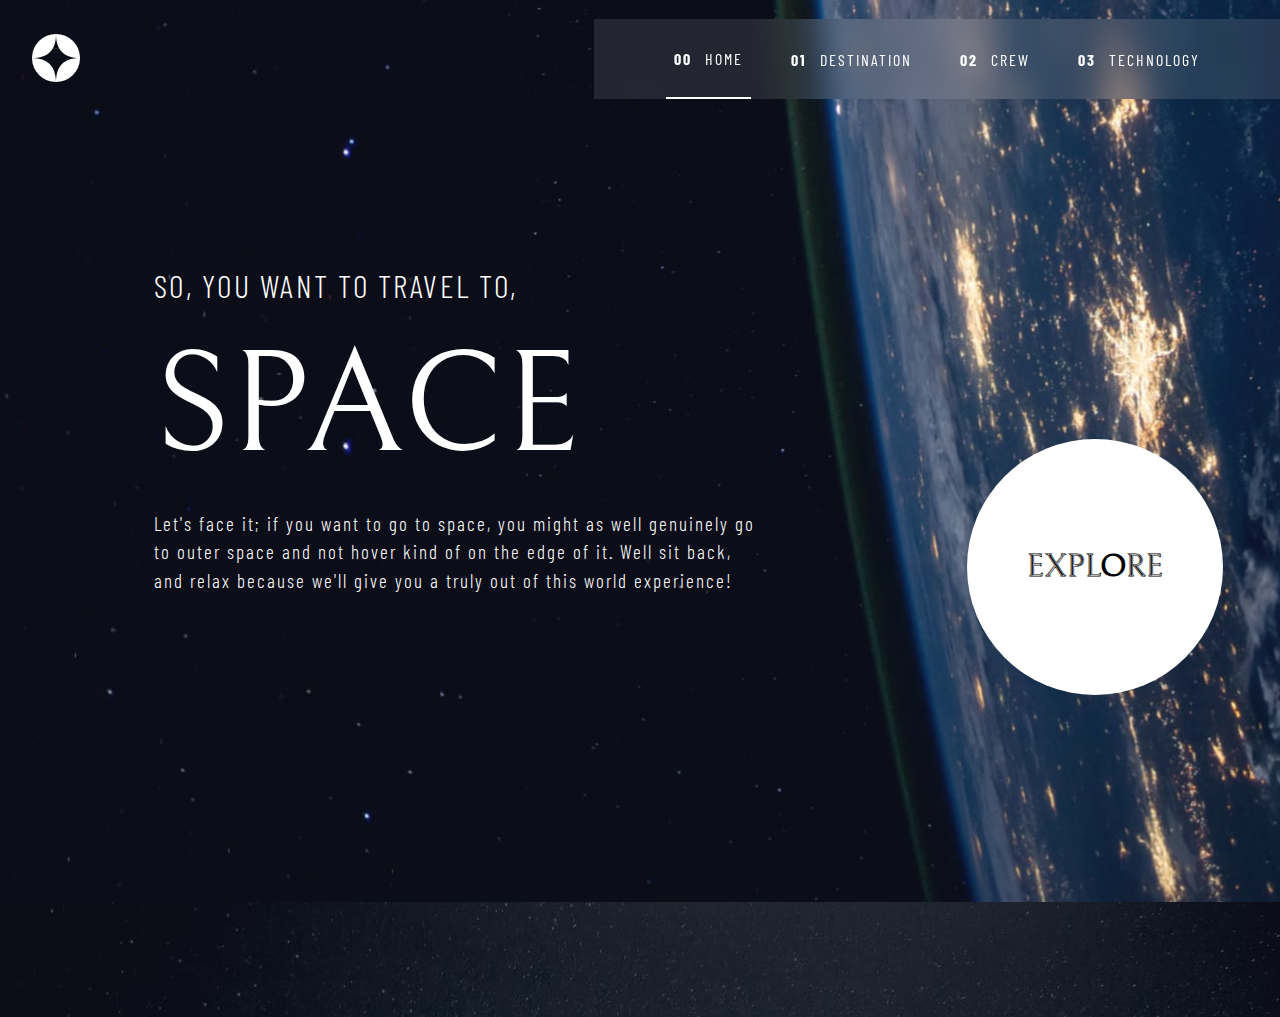
<file: index.html>
<!DOCTYPE html>
<html id="html-01" lang="en">
    <head>
        <meta charset="UTF-8">
        <meta name="viewport" content="width=device-width, initial-scale=1.0">
        <link rel="stylesheet" href="styles.css">

        <!---------------------------- FAVICON -------------------------->

        <link rel="icon" type="image/png" sizes="32x32" href="./assets/favicon-32x32.png">

        <!---------------------------- GOOGLE FONTS LINK -------------------------->

        <link rel="preconnect" href="https://fonts.googleapis.com">
        <link rel="preconnect" href="https://fonts.gstatic.com" crossorigin>
        <link 
        href="https://fonts.googleapis.com/css2?family=Barlow+Condensed:wght@100;200;300;400;700&family=Bellefair&display=swap" 
        rel="stylesheet">

        <!---------------------------- BOOTSTRAP CSS CDN -------------------------->

         <link href="https://cdn.jsdelivr.net/npm/bootstrap@5.3.0/dist/css/bootstrap.min.css" rel="stylesheet" 
         integrity="sha384-9ndCyUaIbzAi2FUVXJi0CjmCapSmO7SnpJef0486qhLnuZ2cdeRhO02iuK6FUUVM" crossorigin="anonymous">
        <title>Space Tourism</title>
      </head>

      <!--------------------------------  BODY  ------------------------------------>

      <body id="body-00">

          <!--------------------------------  NAVBAR SECTION  ------------------------------------>

          <header class="primary-header flex">
            <div>
                <img class="logo" src="./assets/shared/logo.svg" alt="space-tourism-logo">
            </div>
            <button class="navbar-toggler-icon" aria-controls="primary-navigation" aria-expanded="false"></button>
            <nav>
                <ul data-visible="false" id="primary-navigation" class="primary-navigation flex">
                  <li class="active">
                    <a href="./index.html"><span>00</span> HOME</a>
                  </li>
                  <li>
                    <a href="./destination.html"><span>01</span> DESTINATION</a>
                  </li>
                  <li>
                    <a href="./crew.html"><span>02</span> CREW</a>
                  </li>
                  <li>
                    <a href="./technology.html"><span>03</span> TECHNOLOGY</a>
                  </li>
                </ul>
              </div>
            </nav>
        </header>

          <!--------------------------------  HOME CONTENT SECTION  ------------------------------------>

        <section>
        <div class="home">
        <div class="content">
          <div>
            <h1 class="heading-home">SO, YOU WANT TO TRAVEL TO,</h1>
            <span class="title">SPACE</span>
            </div>
            <p class="paragraph">Let's face it; if you want to go to space, you might as well genuinely go to 
            outer space and not hover kind of on the edge of it. Well sit back, and relax 
            because we'll give you a truly out of this world experience!</p>
        </div>
        <div class="exp">
          <a href="./destination.html">
            <div class="circle">
              <h1>EXPLORE</h1>
            </div>
          </a>
        </div>
        </div>
      </section>
      <!--------------------------------  BOOTSTRAP JS CDN  ------------------------------------>
      
      <script src="https://cdn.jsdelivr.net/npm/bootstrap@5.3.0/dist/js/bootstrap.bundle.min.js" 
      integrity="sha384-geWF76RCwLtnZ8qwWowPQNguL3RmwHVBC9FhGdlKrxdiJJigb/j/68SIy3Te4Bkz" crossorigin="anonymous"></script>
      
      <!--------------------------------  JQUERY CDN  ------------------------------------>
      
      <script src="https://ajax.googleapis.com/ajax/libs/jquery/3.7.0/jquery.min.js"></script>
      
      <!--------------------------------  JS FILE SCRIPT  ------------------------------------>
      
      <script src="./app.js"></script>

      </body>
</html>
</file>
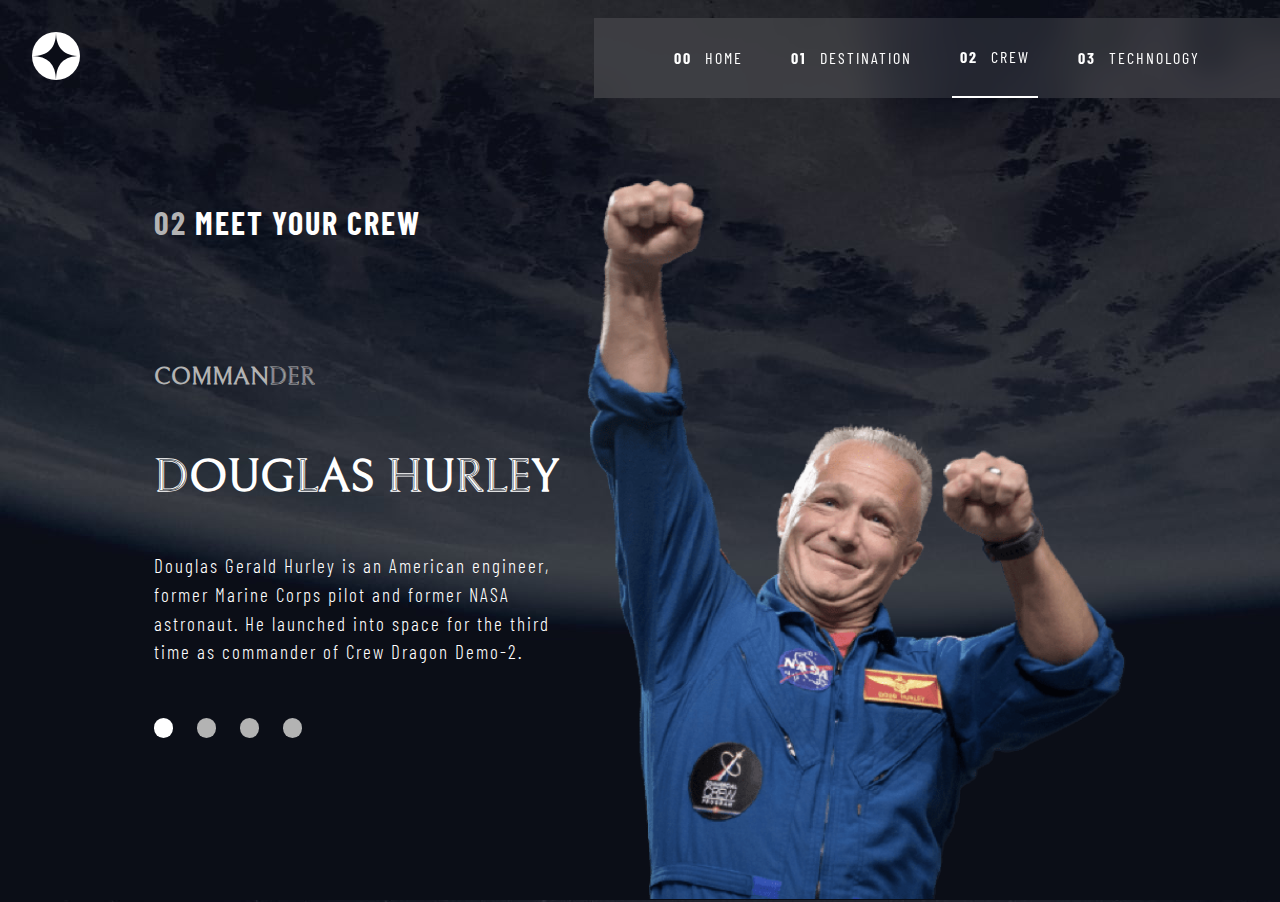
<file: crew.html>
<!DOCTYPE html>
<html id="html-01" lang="en">
    <head>
        <meta charset="UTF-8">
        <meta name="viewport" content="width=device-width, initial-scale=1.0">
        <link rel="stylesheet" href="styles.css">

        <!---------------------------- FAVICON -------------------------->

        <link rel="icon" type="image/png" sizes="32x32" href="./assets/favicon-32x32.png">

        <!---------------------------- GOOGLE FONTS LINK -------------------------->

        <link rel="preconnect" href="https://fonts.googleapis.com">
        <link rel="preconnect" href="https://fonts.gstatic.com" crossorigin>
        <link 
        href="https://fonts.googleapis.com/css2?family=Barlow+Condensed:wght@100;200;300;400;700&family=Bellefair&display=swap" 
        rel="stylesheet">

        <!---------------------------- BOOTSTRAP CSS CDN -------------------------->

         <link href="https://cdn.jsdelivr.net/npm/bootstrap@5.3.0/dist/css/bootstrap.min.css" rel="stylesheet" 
         integrity="sha384-9ndCyUaIbzAi2FUVXJi0CjmCapSmO7SnpJef0486qhLnuZ2cdeRhO02iuK6FUUVM" crossorigin="anonymous">
        <title>Space Tourism</title>
      </head>

      <!--------------------------------  BODY  ------------------------------------>

      <body id="body-02">

          <!--------------------------------  NAVBAR SECTION  ------------------------------------>

          <header class="primary-header flex">
            <div>
                <img class="logo" src="./assets/shared/logo.svg" alt="space-tourism-logo">
            </div>
            <button class="navbar-toggler-icon" aria-controls="primary-navigation" aria-expanded="false"></button>
            <nav>
                <ul data-visible="false" id="primary-navigation" class="primary-navigation flex">
                  <li>
                    <a href="./index.html"><span>00</span> HOME</a>
                  </li>
                  <li>
                    <a href="./destination.html"><span>01</span> DESTINATION</a>
                  </li>
                  <li class="active">
                    <a href="./crew.html"><span>02</span> CREW</a>
                  </li>
                  <li>
                    <a href="./technology.html"><span>03</span> TECHNOLOGY</a>
                  </li>
                </ul>
              </div>
            </nav>
        </header>

            <!--------------------------------  CREW CONTENT SECTION  ------------------------------------>

            <section class="section">
              <h4 class="crew-heading"><span class="heading-span">02</span> MEET YOUR CREW</h4>
              <div class="crew-content">
                  <div class="crew">
                      <h2 class="crew-staff">COMMANDER</h2>
                      <h1 class="crew-member">DOUGLAS HURLEY</h1>
                      <p class="paragraph crew-p">Douglas Gerald Hurley is an American engineer, former Marine Corps pilot 
                      and former NASA astronaut. He launched into space for the third time as 
                      commander of Crew Dragon Demo-2.</p>
                      <div class="crew-navbar">
                          <div class="crew-item commander active-2"></div>
                          <div class="crew-item mission"></div>
                          <div class="crew-item pilot"></div>
                          <div class="crew-item engineer"></div>
                        </div>
                      </div>
                  </div>
              <div class="crew-img-div">
                      <img class="crew-img" style="width: 60vh;" src="./assets/crew/image-douglas-hurley.png" alt="crew-member-img">
              </div>
            </section>

            <!--------------------------------  BOOTSTRAP JS CDN  ------------------------------------>

            <script src="https://cdn.jsdelivr.net/npm/bootstrap@5.3.0/dist/js/bootstrap.bundle.min.js" 
            integrity="sha384-geWF76RCwLtnZ8qwWowPQNguL3RmwHVBC9FhGdlKrxdiJJigb/j/68SIy3Te4Bkz" crossorigin="anonymous"></script>
            
            <!--------------------------------  JQUERY CDN  ------------------------------------>

            <script src="https://ajax.googleapis.com/ajax/libs/jquery/3.7.0/jquery.min.js"></script>

            <!--------------------------------  JS FILE SCRIPT  ------------------------------------>

            <script src="./app.js"></script>
      </body>
</html>
</file>
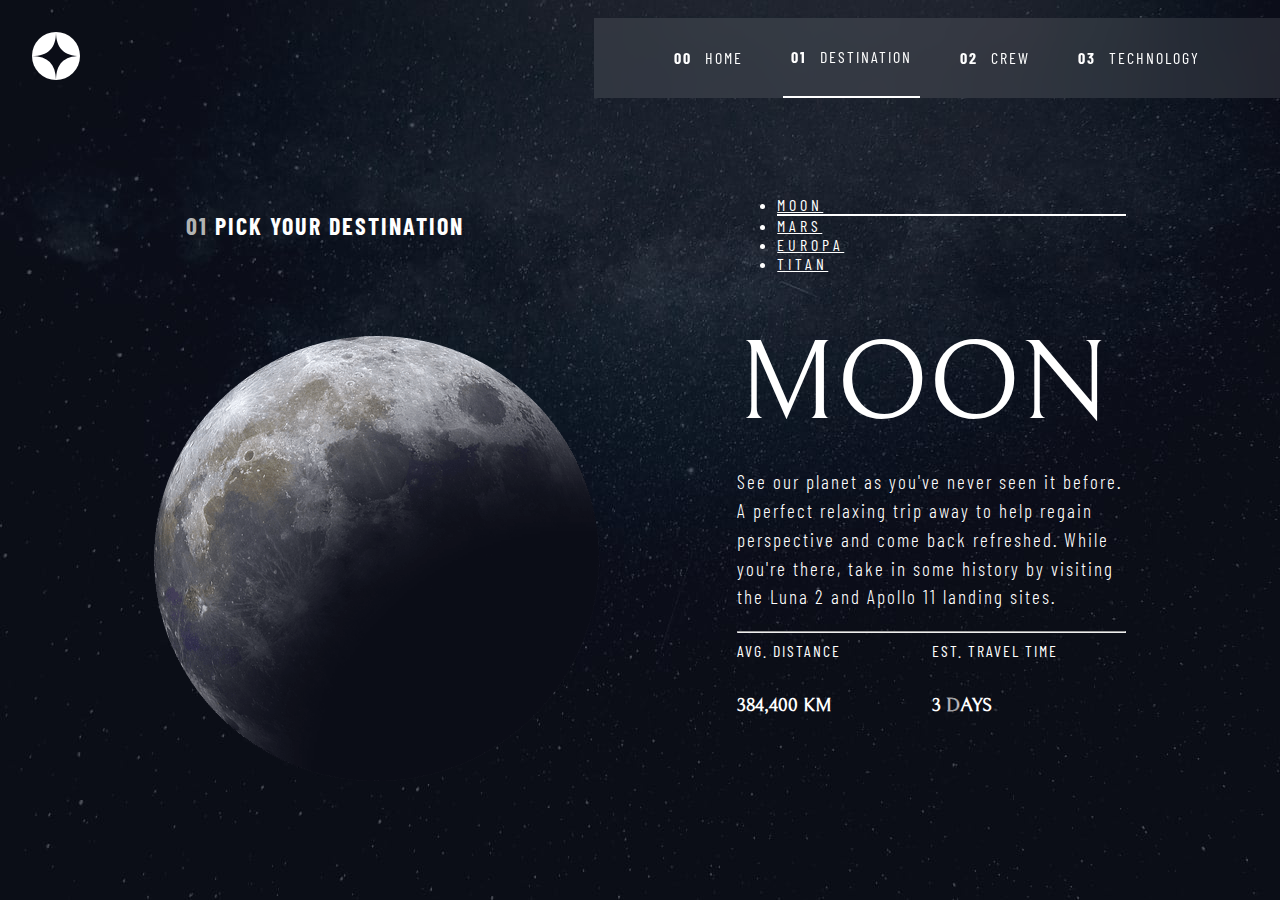
<file: destination.html>
<!DOCTYPE html>
<html id="html-01" lang="en">
    <head>
        <meta charset="UTF-8">
        <meta name="viewport" content="width=device-width, initial-scale=1.0">
        <link rel="stylesheet" href="styles.css">

        <!---------------------------- FAVICON -------------------------->

        <link rel="icon" type="image/png" sizes="32x32" href="./assets/favicon-32x32.png">

        <!---------------------------- GOOGLE FONTS LINK -------------------------->

        <link rel="preconnect" href="https://fonts.googleapis.com">
        <link rel="preconnect" href="https://fonts.gstatic.com" crossorigin>
        <link 
        href="https://fonts.googleapis.com/css2?family=Barlow+Condensed:wght@100;200;300;400;700&family=Bellefair&display=swap" 
        rel="stylesheet">

        <!---------------------------- BOOTSTRAP CSS CDN -------------------------->

         <link href="https://cdn.jsdelivr.net/npm/bootstrap@5.3.0/dist/css/bootstrap.min.css" rel="stylesheet" 
         integrity="sha384-9ndCyUaIbzAi2FUVXJi0CjmCapSmO7SnpJef0486qhLnuZ2cdeRhO02iuK6FUUVM" crossorigin="anonymous">
        <title>Space Tourism</title>
      </head>

      <!--------------------------------  BODY  ------------------------------------>

      <body id="body-01">

          <!--------------------------------  NAVBAR SECTION  ------------------------------------>

          <header class="primary-header flex">
            <div>
                <img class="logo" src="./assets/shared/logo.svg" alt="space-tourism-logo">
            </div>
            <button class="navbar-toggler-icon" aria-controls="primary-navigation" aria-expanded="false"></button>
            <nav>
                <ul data-visible="false" id="primary-navigation" class="primary-navigation flex">
                  <li>
                    <a href="./index.html"><span>00</span> HOME</a>
                  </li>
                  <li class="active">
                    <a href="./destination.html"><span>01</span> DESTINATION</a>
                  </li>
                  <li>
                    <a href="./crew.html"><span>02</span> CREW</a>
                  </li>
                  <li>
                    <a href="./technology.html"><span>03</span> TECHNOLOGY</a>
                  </li>
                </ul>
              </div>
            </nav>
        </header>

          <!--------------------------------  DESTINATION CONTENT SECTION  ------------------------------------>

        <section class="section">
          <div class="planet-img">
            <h4 class="heading"><span class="heading-span">01</span> PICK YOUR DESTINATION</h4>
            <img id="moon-img" src="./assets/destination/image-moon.png" alt="moon-img">
        </div>
        <div class="dest-content">
          <div class="planet-navbar">
              <ul class="nav">
                  <li class="nav-item li-item active moon">
                    <a class="nav-link" href="#">MOON</a>
                  </li>
                  <li class="nav-item li-item mars">
                    <a class="nav-link" href="#">MARS</a>
                  </li>
                  <li class="nav-item li-item europa">
                    <a class="nav-link" href="#">EUROPA</a>
                  </li>
                  <li class="nav-item li-item titan">
                    <a class="nav-link" href="#">TITAN</a>
                  </li>
                </ul>
          </div>
              <span class="planet-name">MOON</span>
              <p class="paragraph moon-p">
                See our planet as you've never seen it before. A perfect relaxing trip away to help 
                regain perspective and come back refreshed. While you're there, take in some history 
                by visiting the Luna 2 and Apollo 11 landing sites.
              </p>
              <hr>
              <div class="travel">
                <div class="distance">
                    <span class="travel-title">AVG. DISTANCE</span>
                    <h3 class="value dis-value">384,400 KM</h3>
                </div>
                <div class="time">
                    <span class="travel-title">EST. TRAVEL TIME</span>
                    <h3 class="value time-value">3 DAYS</h3>
                </div>
              </div>
        </div>
        </section>

            <!--------------------------------  BOOTSTRAP JS CDN  ------------------------------------>

            <script src="https://cdn.jsdelivr.net/npm/bootstrap@5.3.0/dist/js/bootstrap.bundle.min.js" 
            integrity="sha384-geWF76RCwLtnZ8qwWowPQNguL3RmwHVBC9FhGdlKrxdiJJigb/j/68SIy3Te4Bkz" crossorigin="anonymous"></script>
            
            <!--------------------------------  JQUERY CDN  ------------------------------------>

            <script src="https://ajax.googleapis.com/ajax/libs/jquery/3.7.0/jquery.min.js"></script>

            <!--------------------------------  JS FILE SCRIPT  ------------------------------------>

            <script src="./app.js"></script>
      </body>

</html>
</file>
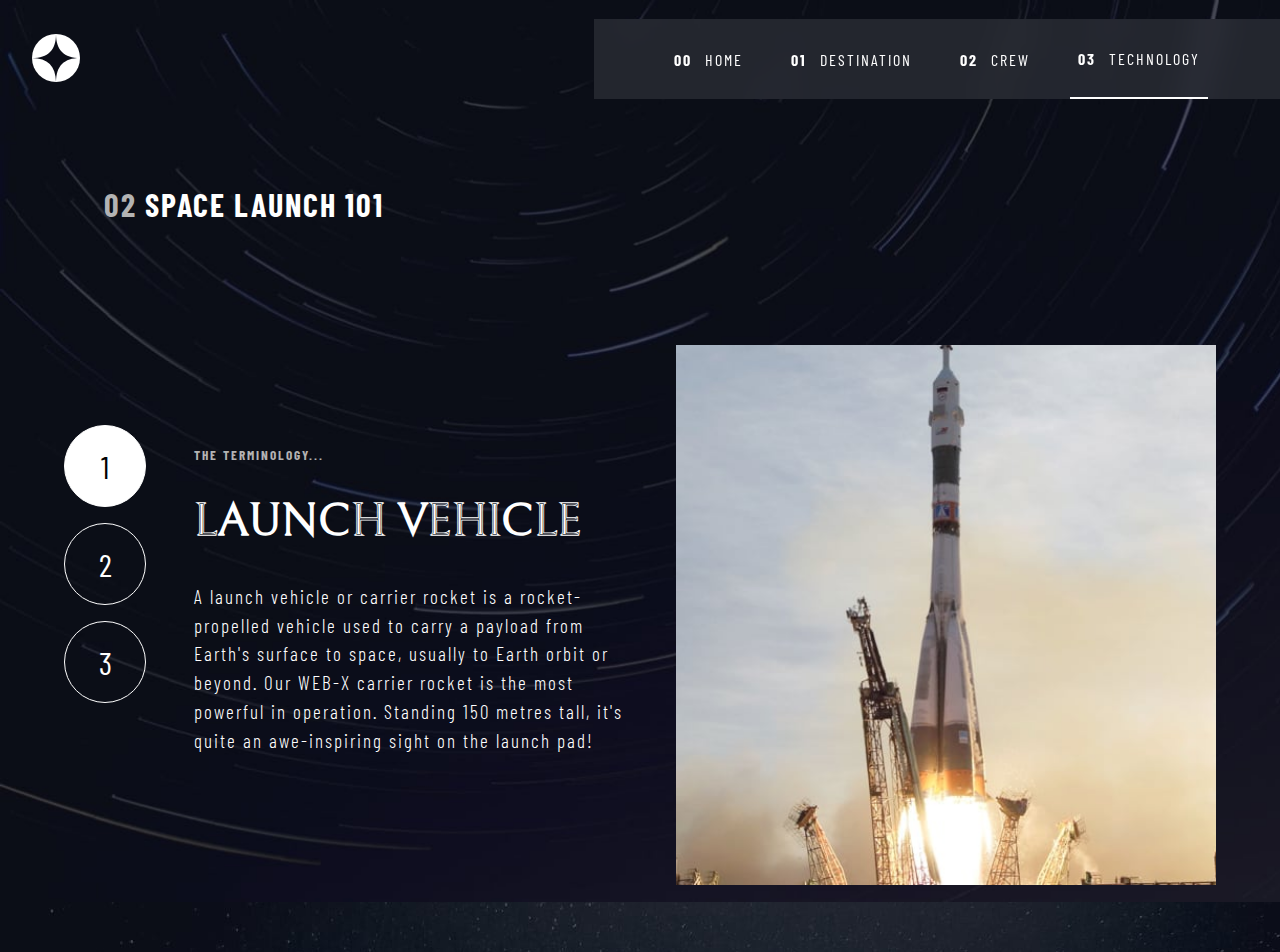
<file: technology.html>
<!DOCTYPE html>
<html id="html-01" lang="en">
    <head>
        <meta charset="UTF-8">
        <meta name="viewport" content="width=device-width, initial-scale=1.0">
        <link rel="stylesheet" href="styles.css">

        <!---------------------------- FAVICON -------------------------->

        <link rel="icon" type="image/png" sizes="32x32" href="./assets/favicon-32x32.png">

        <!---------------------------- GOOGLE FONTS LINK -------------------------->

        <link rel="preconnect" href="https://fonts.googleapis.com">
        <link rel="preconnect" href="https://fonts.gstatic.com" crossorigin>
        <link 
        href="https://fonts.googleapis.com/css2?family=Barlow+Condensed:wght@100;200;300;400;700&family=Bellefair&display=swap" 
        rel="stylesheet">

        <!---------------------------- BOOTSTRAP CSS CDN -------------------------->

         <link href="https://cdn.jsdelivr.net/npm/bootstrap@5.3.0/dist/css/bootstrap.min.css" rel="stylesheet" 
         integrity="sha384-9ndCyUaIbzAi2FUVXJi0CjmCapSmO7SnpJef0486qhLnuZ2cdeRhO02iuK6FUUVM" crossorigin="anonymous">
        <title>Space Tourism</title>
      </head>

      <!--------------------------------  BODY  ------------------------------------>

      <body id="body-03">

        <!--------------------------------  NAVBAR SECTION  ------------------------------------>

        <header class="primary-header flex">
          <div>
              <img class="logo" src="./assets/shared/logo.svg" alt="space-tourism-logo">
          </div>
          <button class="navbar-toggler-icon" aria-controls="primary-navigation" aria-expanded="false"></button>
          <nav>
              <ul data-visible="false" id="primary-navigation" class="primary-navigation flex">
                <li>
                  <a href="./index.html"><span>00</span> HOME</a>
                </li>
                <li>  
                  <a href="./destination.html"><span>01</span> DESTINATION</a>
                </li>
                <li>
                  <a href="./crew.html"><span>02</span> CREW</a>
                </li>
                <li class="active">
                  <a href="./technology.html"><span>03</span> TECHNOLOGY</a>
                </li>
              </ul>
            </div>
          </nav>
      </header>

              <!--------------------------------  TECHNOLOGY CONTENT SECTION  ------------------------------------>

            <div class="section-1">
              <div class="main">
                <h4 class="tech-heading"><span class="heading-span">02</span> SPACE LAUNCH 101</h4>
              <div class="tech">
              <div class="technology">
                <div class="tech-nav">
                  <div class="tech-item vehicle active-t">1</div>
                  <div class="tech-item port">2</div>
                  <div class="tech-item capsule">3</div>
                </div>
                <div class="tech-content">
                   <h5 class="tech-title">THE TERMINOLOGY...</h5>
                   <h1 class="tech-name">LAUNCH VEHICLE</h1>
                   <p class="paragraph tech-p">A launch vehicle or carrier rocket is a rocket-propelled vehicle used to carry a 
                    payload from Earth's surface to space, usually to Earth orbit or beyond. Our 
                    WEB-X carrier rocket is the most powerful in operation. Standing 150 metres tall, 
                    it's quite an awe-inspiring sight on the launch pad!</p>
                </div>
              
            </div>
                <div class="tech-img-div">
                  <img class="tech-img" src="./assets/technology/image-launch-vehicle-portrait.jpg" alt="launch-vehicle-img">
                </div>
            </div>
          </div>
      
            <!--------------------------------  BOOTSTRAP JS CDN  ------------------------------------>
      
            <script src="https://cdn.jsdelivr.net/npm/bootstrap@5.3.0/dist/js/bootstrap.bundle.min.js" 
            integrity="sha384-geWF76RCwLtnZ8qwWowPQNguL3RmwHVBC9FhGdlKrxdiJJigb/j/68SIy3Te4Bkz" crossorigin="anonymous"></script>
            
            <!--------------------------------  JQUERY CDN  ------------------------------------>
      
            <script src="https://ajax.googleapis.com/ajax/libs/jquery/3.7.0/jquery.min.js"></script>
      
            <!--------------------------------  JS FILE SCRIPT  ------------------------------------>
      
            <script src="./app.js"></script>
      </body>
</html>
</file>
<file: styles.css>
/************************************ Navbar Section **********************************/

#body-00{
    background-image: url("./assets/home/background-home-desktop.jpg");
    height: 100vh;
    background-size: cover;
    margin: 0;
    padding: 0;
}
.flex{
    display: flex;
    gap: var(--gap, 1rem);
}
.logo{
    margin: 2rem;
}
.primary-header{
    align-items: center;
    justify-content: space-between;
}
.navbar-toggler-icon{
    display: none !important;
}
.primary-navigation{
    list-style: none;
    margin: 0;
    padding: 0;
    background: hsl(0 0% 100% / 0.1);
    backdrop-filter: blur(1rem);
}
.primary-navigation li:hover{
        border-bottom: 2px solid #b3b3b3;
}
.primary-navigation a{
    text-decoration: none;
    color: white;
    font-size: 1rem;
    letter-spacing: 2px;
}
.primary-navigation a > span{
    font-weight: 700;
    margin-right: 0.5rem;
}
.active{
    border-bottom: 2px solid white;
}


/**********************************************  Tablet Navbar  **************************************************/


@media (min-width: 560px) and (max-width: 890px){
    .primary-navigation a > span{
        display: none;
    }
}
@media (max-width: 670px){
    .primary-navigation{
        padding-inline: 1.5rem !important;
    }
}
@media (min-width: 560px){
    .primary-navigation{
        gap: clamp(0.5rem, 5vh, 2rem);
        height: 5rem;
        padding-inline: clamp(3rem, 8vh, 10rem);
    }
    .primary-navigation li{
        display: flex;
        align-items: center;
        padding-inline: 0.5rem;
    }
    
}

/**********************************************  Mobile-navbar  **************************************************/


@media (max-width: 560px){
    .primary-navigation{
        position: fixed;
        inset: 0 0 0 30%;
        height: 100vh;
        flex-direction: column;
        gap: 2rem;
        padding: min(20vh, 10rem) 2rem;
        z-index: 10;
        transform: translateX(100%);
        transition: transform 350ms ease-out;
    }
    .primary-navigation li{
        text-align: left;
        height: 2.5rem;
        width: 8rem;
    }
    .primary-navigation[data-visible="true"]{
        transform: translateX(0%);
    }
    .navbar-toggler-icon{
        display: block !important;
        position: absolute;
        z-index: 100;
        background: url("./assets/shared/icon-hamburger.svg") !important;
        background-repeat: no-repeat !important;
        top: 3rem;
        right: 2rem;
        width: 2rem;
        aspect-ratio: 1;
        border: 0;
    }
    .navbar-toggler-icon[aria-expanded=true]{
        background-image: url("./assets/shared/icon-close.svg") !important;
        background-repeat: no-repeat;
    }
}


/********************************************* HOME PAGE DESKTOP*****************************************/


#html-00,#body-00 {
    background-image: url("./assets/home/background-home-desktop.jpg");
    background-size: cover;
    height: 100vh;
    margin: 0;
    padding: 0;
    padding-top: 0.1rem;
}
*{
    color: #fff;
    font-family: "Barlow Condensed";
}

/* Content Section */

.content{
    width: 65%;
    padding: 10% 12% 0;
}
.content .heading-home{
    font-size: 2rem;
    font-weight: 300;
    letter-spacing: 2.5px;
}
.title{
    font-family: "Bellefair", serif;
    font-size: 9rem;
}
.paragraph{
    font-size: 1.2rem;
    line-height: 1.5;
    font-weight: 300;
    letter-spacing: 2px;
}
.exp{
    height: 100vh;
    width: 40%;
    display: flex;
    align-items: center;
    justify-content: center;
}
.home{
    display: flex;
}
.exp a{
    text-decoration: none;
}
.circle{
    display: flex;
    align-items: center;
    justify-content: center;
    height: 16rem;
    width: 16rem;
    border-radius: 100%;
    background-color: white;    
}
.circle h1{
    color: black;
    font-family: "Bellefair", serif;
    font-size: 2rem;
}
.circle:hover{
    outline: 3rem solid rgb(177, 177, 177,0.6);
    transition: 0.2s;
}
.circle:hover::after{
    transition: 0.2s;
}

/**************************************************  HOME PAGE TABLET  ****************************************/

@media (min-width:1001px){
    #body-00{
        overflow-y: hidden;
    }
}
@media (max-width:1000px){
    #body-00{
        background-image: url("./assets/home/background-home-tablet.jpg");
        text-align: center;
        height: 125%;
        overflow-y: scroll;
    }
    .home{
        flex-direction: column;
        row-gap: 1rem;
    }
    .content, .exp{
        width: 100%;
    }
    .content{
        padding-inline: 3%;
    }
    .exp{
        height: 20rem;
    }
    #body-00 nav{
        margin-top: 0;
    }
}

/*************************************************  HOME PAGE MOBILE  ********************************************/

@media (max-width: 575px){
    #body-00{
        background-image: url("./assets/home/background-home-mobile.jpg");
        margin: 0%;
    }
    .home{
        row-gap: 0;
    }
    .content{
        padding-top: 0;
    }
    .title{
        font-size: 6rem;
    }
    .content .heading-home{
        font-size: 1.7rem;
    }
    .content p{
        font-size: 1rem;
    }
    .circle{
        height: 14rem;
        width: 14rem;
    }
    .exp{
        height: 16rem;
    }
}
@media (max-width:325px){
    .title{
        font-size: 5rem;
    }
}


/************************************************* DESTINATION PAGE DESKTOP ******************************************/


#html-01,#body-01 {
    background-image: url("./assets/destination/background-destination-desktop.jpg");
    background-size: cover;
    height: 100vh;
    margin: 0;
    padding: 0;
}
*{
    color: white;
    font-family: "Barlow Condensed";
}

/* Heading Section */

.heading{
    letter-spacing: 2px;
    padding-bottom: 4rem;
    padding-left: 2rem;
    font-size: 1.5rem;
}
.heading-span{
    color: #b3b3b3;
}

/* Destination Navbar */

.planet-navbar .nav{
    column-gap: 1rem;
}
.li-item:hover{
    border-bottom: 2px solid #b3b3b3;
}
.li-item .nav-link{
    color: #fff;
    letter-spacing: 4px;
}
.nav-item .nav-link:visited{
    color: #fff;
}
.planet-navbar{
    padding-bottom: 2rem;
}

/* Destination Content */

.section{
    padding: 5% 12% 0;
    display: flex;
    justify-content: space-between;
}

.dest-content{
    width: 40%;
}
.planet-name{
    font-size: 7rem;
    font-family: "Bellefair", sans-serif;
}

/* Travel Section */

.travel{
    display: flex;
    align-items: start;
    justify-content: center;
}
.distance{
    width: 50%;
    height: 6rem;
}
.time{
    width: 50%;
    height: 6rem;
}
.travel-title{
    width: 100%;
    font-size: 1rem;
    letter-spacing: 2px;
}
.value{
    width: 100%;
    font-family: "Bellefair", sans-serif;
    padding-top: 1rem;
}
@media (min-width:1016px) and (max-width:1266px){
    .dest-content{
        width: 45%;
        right: 6rem;
    }
}
@media (min-width:1016px) and (max-width:1130px){
    .section{
        padding-inline: 5rem;
    }
}

/************************************* DESTINATION PAGE TABLET ******************************************/

@media (min-width:575px) and (max-width:1016px){
    #html-01,#body-01{
        height: 135%;
    }
}
@media (max-width:1016px){
    #html-01,#body-01{
        background-image: url("./assets/destination/background-destination-tablet.jpg");
        text-align: center;
    }
    #moon-img{
        z-index: -100;
        width: 35rem;
        height: 35rem;
    }
    #body-01 .section{
        flex-direction: column;
    }
    .planet-navbar{
        display: flex;
        justify-content: center;
    }
    .li-item a{
        font-size: 1.5rem;
        letter-spacing: 4px;
    }
    .dest-content p{
        font-size: 1.5rem;
        margin-bottom: 3rem;
    }
    .dest-content{
        width: 100%;
        transform: translateY(-10rem);
    }
    .travel-title{
        font-size: 1.3rem;
    }
    .value{
        font-size: 2.5rem;
    }
    .heading{
        text-align: left;
    }
}
@media (max-width:735px){
    #moon-img{
        width: 30rem;
        height: 30rem;
    }
}
@media (max-width:602px){
    .li-item a{
        font-size: 1.2rem;
    }
    #moon-img{
        width: 28rem;
        height: 28rem;
    }
}

/************************************* DESTINATION PAGE MOBILE ******************************************/

@media (max-width:575px){
    #body-01{
        background-image: url("./assets/destination/background-destination-mobile.jpg");
        height: 135%;
    }
    .planet-navbar{
        padding-bottom: 0.5rem;
    }
    .planet-navbar .nav{
        column-gap: 0rem;
    }
    .heading{
        text-align: center;
        padding-left: 0;
        padding-bottom: 2rem;
    }
    .li-item a{
        font-size: 1.1rem;
        letter-spacing: 0;
    }
    #moon-img{
        width: 25rem;
        height: 25rem;
    }
    .planet-name{
        font-size: 6rem;
    }
    #body-01 .section{
        padding-inline: 2%;
    }
    .dest-content p{
        font-size: 1.2rem;
    }
    .value{
        font-size: 2rem;
    }
}
@media (max-width:425px){
    #moon-img{
        width: 22rem;
        height: 22rem;
    }
    .dest-content p{
        font-size: 1rem;
    }
    .value{
        font-size: 2rem;
    }
}
@media (max-width:365px){
    #body-01{
        height: 120% ;
    }
    .li-item a{
        font-size: 0.9rem;
    }
    #moon-img{
        width: 18rem;
        height: 18rem;
    }
    .value{
        font-size: 1.5rem;
    }
    .travel-title{
        font-size: 1rem;
    }
    .nav .li-item{
        width: 4.5rem;
        display: flex;
        justify-content: center;
    }
    .planet-name{
        font-size: 5rem;
    }
    .dest-content p{
        font-size: 1rem;
    }
}

/************************************************* CREW PAGE DESKTOP ************************************************/


#html-02,#body-02 {
    background-image: url("./assets/crew/background-crew-desktop.jpg");
    background-size: cover;
    height: 100vh;
    margin: 0;
    padding: 0;
}
*{
    color: #fff;
    font-family: "Barlow Condensed";
}

/* Crew Navbar */

.crew-navbar{
    display: flex;
    align-items: start;
    justify-content: left;
    column-gap: 1.5rem;
    margin-bottom: 0;
}
.crew-item{
    border-radius: 100%;
    width: 1.2rem;
    height: 1.2rem;
    background-color: #5a5a5a;
}
.crew-item
{
    background-color: #b3b3b3;
}
.active-2{
    background-color: #fff;
}

/* Crew Heading */

.crew-heading{
    letter-spacing: 2px;
    padding-bottom: 5rem;
    position: absolute;
    top: 10rem;
    left: 12%;
    margin-bottom: 15rem;
    font-size: 2rem;
}

/* Crew Content */

.crew{
    display: flex;
    align-items: start;
    justify-content: center;
    flex-direction: column;
}
.crew-staff, .crew-member{
    font-family: "Bellefair", sans-serif;
    margin-bottom: 0.8rem;
}

.crew-staff{
    color: #b3b3b3;
    padding-bottom: 1rem;
}
.crew-member{
    font-size: 2.9rem;
    padding-bottom: 1rem;
}
.crew-p{
    padding-bottom: 2rem;
}
.crew-content{
    width: 50%;
    display: flex;
}
.crew-img-div img{
    height: 80vh;
}
@media (min-width: 1016px){
    #body-02{
        overflow: hidden;
    }
}
@media (min-width:1016px) and (max-width:1200px){
    #body-02 .section{
        padding-inline: 6%;
    }
    .crew-heading{
        left: 6%;
    }
}

/************************************************* CREW PAGE TABLET ************************************************/

@media (max-width:1016px){
    #html-02,#body-02{
        background-image: url("./assets/crew/background-crew-tablet.jpg");
        text-align: center;
        height: 118%;
    }
    #body-02 .section{
        flex-direction: column;
    }
    .crew-content{
        width: 100%;
        margin-bottom: 5rem;
    }
    .crew-heading{
        text-align: left;
        font-size: 2rem;
        position: static;
        margin-bottom: 0;
    }
    .crew{
        align-items: center;
    }
}
@media (max-width:791px){
    #body-02 .section{
        padding-inline: 3%;
    }
    .crew-heading{
        margin-left: 6%;
    }
}

/************************************************* CREW PAGE MOBILE ************************************************/

@media (max-width:575px){
    #html-02,#body-02{
        background-image: url("./assets/crew/background-crew-mobile.jpg");
        height: 135%;
    }
    #body-02 .section{
        display: flex;
        flex-direction: column-reverse;
    }
    .crew-heading{
        order: 1;
        text-align: center;
        padding-bottom: 1rem;
        font-size: 1.7rem;
    }
    .crew-staff{
        padding-bottom: 0rem;
    }
    .crew-member{
        padding-bottom: 0;
    }
    .crew-img-div img{
        height: 45vh;
        width: 37vh !important;
        margin-bottom: 2rem;
    }
}
@media (max-width: 433px){
    .crew-member{
        font-size: 2rem;
    }
}
@media (max-width: 375px){
    #body-02{
        height: 150%;
    }
}

/************************************************ TECHNOLOGY PAGE DESKTOP *********************************************/


#html-03,#body-03 {
    background-image: url("./assets/technology/background-technology-desktop.jpg");
    background-size: cover;
    height: 100vh;
    margin: 0;
    padding: 0;
    padding-top: 0.1rem;
}
*{
    color: #fff;
    font-family: "Barlow Condensed";
}

/* Tech Heading */

.tech-heading{
    letter-spacing: 2px;
    font-size: 2rem;
    width: 50%;
    margin-left: 2.5rem;
}

/* Tech Nav */

.tech-nav{
    display: flex;
    flex-direction: column;
    row-gap: 1rem;
}
.tech-item{
    display: flex;
    align-items: center;
    justify-content: center;
    border: 1px solid #fff;
    border-radius: 100%;
    width: 5rem;
    height: 5rem;
    font-size: 2rem;
}

/* Tech Content */

.section-1{
    padding: 2% 8% 5%;
}
.tech-title{
    color: #b3b3b3;
    margin-bottom: 1rem;
    letter-spacing: 2px;
}
.tech-name{
    font-size: 2.9rem;
    padding-bottom: 1rem;
    font-family: "Bellefair", sans-serif;
    margin-bottom: 0.8rem;
}
.tech{
    display: flex;
    justify-content: space-between;
    column-gap: 3rem;
}
.technology{
    display: flex;
    margin-top: 7rem;
    column-gap: 3rem;
}
.tech-img{
    height: 70vh;
    width: 70vh;
}
.active-t{
    background-color: #fff;
    color: black;
}
.tech-item:hover{
    background-color: #fff;
    color: black;
    transition: 0.5s;
}
@media (min-width:1000px) and (max-width:1350px){
    .tech-img{
        height: 60vh;
        width: 60vh;
        margin-top: 5rem;
    }
    .technology{
        margin-top: 10rem;
    }
    .section-1{
        padding-inline: 5%;
    }
}
@media (min-width:1000px) and (max-width:1165px){
    .tech-img{
        height: 50vh;
        width: 50vh;
    }
    .tech{
        column-gap: 2rem;
    }
    .tech-name{
        font-size: 2.5rem;
    }
}

/************************************************ TECHNOLOGY PAGE TABLET *********************************************/

@media (max-width:1000px){
    #body-03{
        background-image: url("./assets/technology/background-technology-tablet.jpg");
        margin: 0;
        height: 125%;
    }
    .tech-heading{
        width: 90%;
    }
    .tech{
        flex-direction: column-reverse;
        text-align: center;
        row-gap: 3rem;
    }
    .technology{
        flex-direction: column;
        row-gap: 1.5rem;
        margin-top: 0;
    }
    .tech-nav{
        flex-direction: row;
        justify-content: center;
        column-gap: 1rem;
    }
    .tech-img{
        width: 80vh;
        height: 40vh;
        margin-top: 2rem;
    }
}
@media (max-width:790px){
    .tech-img{
        width: 60vh;
    }
    .tech-heading{
        font-size: 1.7rem;
    }
}

/************************************************ TECHNOLOGY PAGE MOBILE *********************************************/

@media (max-width:575px){
    #body-03{
        height: 135%;
    }
    .tech-img{
        width: 50vh;
        height: 30vh;
    }
    .tech-heading{
        text-align: center;
        margin-left: 0;
    }
}
@media (max-width:475px){
    .tech-img{
        width: 40vh;
        height: 20vh;
    }
    .section-1{
        padding-inline: 3%;
    }
    .tech-name{
        font-size: 2rem;
    }
    .tech-p{
        font-size: 1rem;
    }
}
@media (max-width:340px){
    .tech-img{
        width: 35vh;
    }
    .tech-item{
        width: 4rem;
        height: 4rem;
    }
}
</file>
